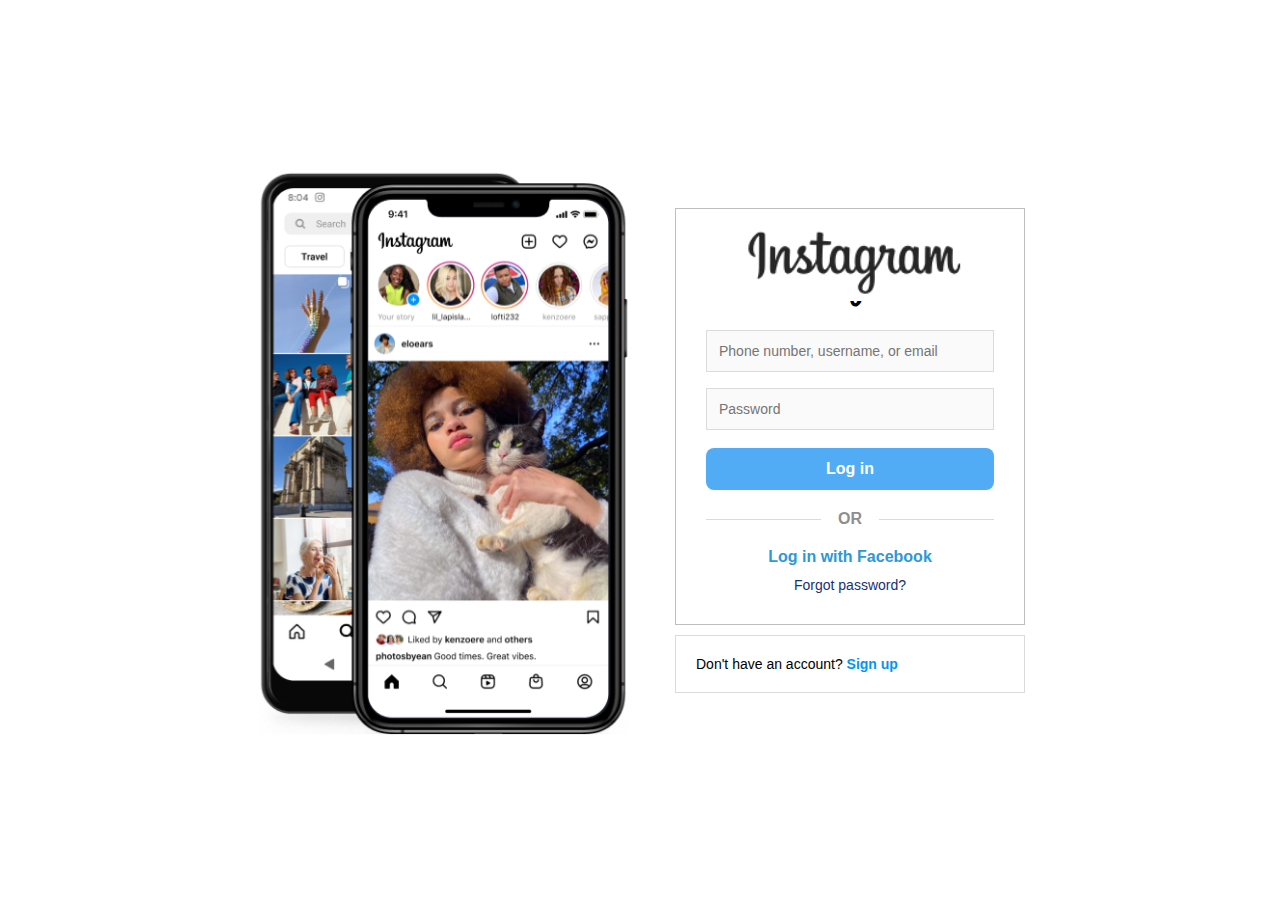
<file: index.html>
<!DOCTYPE html>
<html lang="en">

<head>
  <meta charset="UTF-8" />
  <meta name="viewport" content="width=device-width, initial-scale=1.0" />
  <title>Instagram</title>
  <style>
    @font-face {
      font-family: 'Billabong';
      src: url('Billabong.otf') format('opentype');
      /* path सही देना */
    }

    .billabong-text {
      font-family: 'Billabong', cursive;
    }

    * {
      margin: 0;
      padding: 0;
      box-sizing: border-box;
      font-family: 'Segoe UI', Tahoma, Geneva, Verdana, sans-serif;
    }

    body {
      background-color: #ffffff;
      /* 🔧 Page background color */
      display: flex;
      justify-content: center;
      align-items: center;
      flex-direction: column;
      height: 100vh;
    }

    .container {
      display: flex;
      align-items: center;
      justify-content: center;
      position: relative;
      gap: 40px;
    }

    /* 📱 Phone Preview */
    .phone-preview {
      width: 380px;
      /* 🔧 Phone image width */
      height: 580px;
      /* 🔧 Phone image height */
      background: url('phone.png') no-repeat center center/cover;
      /* 🔧 Border around phone */
      /* 🔧 Rounded corners */

      transform: translate(0px, 0px);
      /* 🔧 Move phone */
    }

    /* 📦 Login Box */
    .login-box {
      width: 350px;
      padding: 30px;
      position: relative;
      top: 0px;
      /* 🔧 Move box up/down */
      left: 0px;
      /* 🔧 Move box left/right */
      border: 1px solid #bebebe;
      /* 🔧 Border color and thickness *
      transform: translate(0px, 0px);   /* 🔧 Extra move */
      text-align: center;
    }

    /* 🔠 Instagram Logo Text */
    .login-box h1 {
      font-family: 'Billabong', cursive;
      font-size: 48px;
      /* 🔧 Font size */
      color: #000000;
      /* 🔧 Font color */
      margin-bottom: 20px;
    }

    /* 📝 Input Fields */
    input {
      width: 100%;
      padding: 12px;
      margin: 8px 0;
      background: #fafafa;
      border: 1px solid #dbdbdb;
      /* 🔧 Input border */

      font-size: 14px;
      color: #333;
      /* 🔧 Text color */
      transform: translate(0, 0);
      /* 🔧 Move inputs */
    }

    .logo-img {
      position: absolute;
      /* or relative/fixed */
      top: 64px;
      /* ऊपर से 50px नीचे */
      left: 486px;
      /* बाएँ से 100px दूर */
      width: 230px;
      /* Size भी control */
    }


    /* 🔘 Button Style */
    button {
      width: 100%;
      background-color: #52acf5;
      /* 🔧 Button background */
      color: white;
      border: none;
      padding: 12px;
      margin-top: 10px;
      border-radius: 8px;
      /* 🔧 Button corners */
      font-weight: bold;
      font-size: 16px;
      cursor: pointer;
      transform: translate(0, 0);
      /* 🔧 Move button */
      transition: 0.3s;
    }

    button:hover {
      background-color: #3c90c7;
      /* 🔧 Hover color */
    }

    /* 🔘 OR Line */
    .or {
      margin: 20px 0;
      position: relative;
      color: #8e8e8e;
      font-weight: bold;
    }

    .or::before,
    .or::after {
      content: "";
      position: absolute;
      height: 1px;
      width: 40%;
      background: #dbdbdb;
      top: 50%;
    }

    .or::before {
      left: 0;
    }

    .or::after {
      right: 0;
    }

    /* 🔵 Facebook login */
    .facebook-login {
      color: #2d98d6;
      /* 🔧 Facebook text */

      text-decoration: none;
      display: inline-block;
      margin-bottom: 10px;
      transform: translate(0, 0);
      /* 🔧 Move text */
    }

    /* 🔁 Forgot Password */
    .login-box p a {
      color: #173075;
      text-decoration: none;
      font-size: 14px;
    }

    /* 🆕 Sign Up box */
    .signup {
      margin-top: 10px;
      border: 1px solid #dbdbdb;
      padding: 20px;
      background-color: white;
      font-size: 14px;
    }

    .signup a {
      color: #0095f6;
      text-decoration: none;
    }
  </style>
</head>

<body>
  <div class="container">
    <div class="phone-preview"></div>

    <div>
      <div class="login-box">
        <h1 class="billabong-text">Instagram</h1>
        <input type="text" placeholder="Phone number, username, or email" />
        <input type="password" placeholder="Password" />
        <button>Log in</button>
        <div class="or">OR</div>
        <a href="#" class="facebook-login"><b>Log in with Facebook</b></a>
        <p><a href="#">Forgot password?</a></p>
      </div>

      <div class="signup">
        <p>Don't have an account? <a href="#"><b>Sign up</b></a></p>

        <img src="insta.pg.PNG" alt="insta" class="logo-img">

      </div>
    </div>
  </div>
  </div>
</body>

</html>
</file>
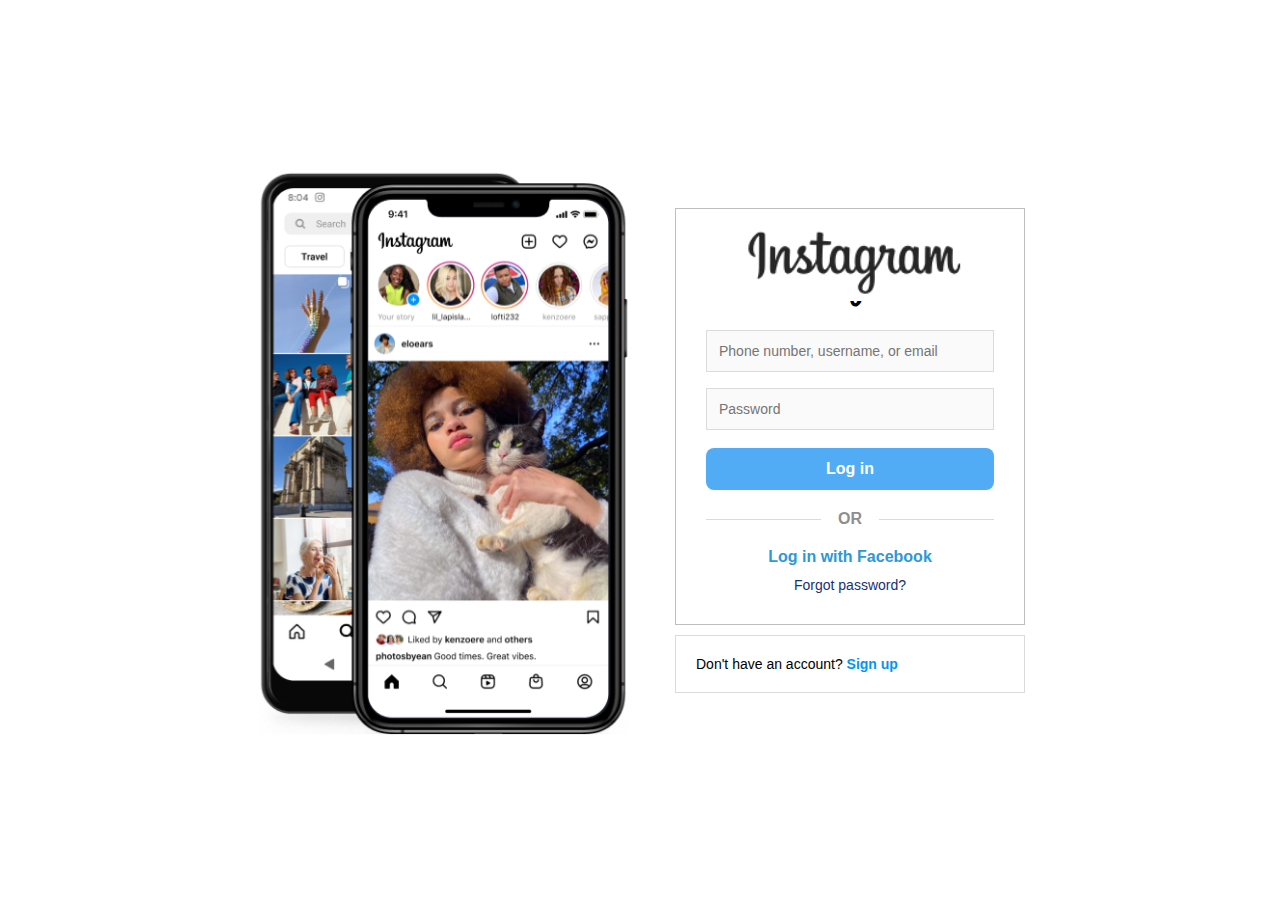
<file: instagram.html>
<!DOCTYPE html>
<html lang="en">

<head>
  <meta charset="UTF-8" />
  <meta name="viewport" content="width=device-width, initial-scale=1.0" />
  <title>Instagram Clone</title>
  <style>
    @font-face {
      font-family: 'Billabong';
      src: url('Billabong.otf') format('opentype');
      /* path सही देना */
    }

    .billabong-text {
      font-family: 'Billabong', cursive;
    }

    * {
      margin: 0;
      padding: 0;
      box-sizing: border-box;
      font-family: 'Segoe UI', Tahoma, Geneva, Verdana, sans-serif;
    }

    body {
      background-color: #ffffff;
      /* 🔧 Page background color */
      display: flex;
      justify-content: center;
      align-items: center;
      flex-direction: column;
      height: 100vh;
    }

    .container {
      display: flex;
      align-items: center;
      justify-content: center;
      position: relative;
      gap: 40px;
    }

    /* 📱 Phone Preview */
    .phone-preview {
      width: 380px;
      /* 🔧 Phone image width */
      height: 580px;
      /* 🔧 Phone image height */
      background: url('phone.png') no-repeat center center/cover;
      /* 🔧 Border around phone */
      /* 🔧 Rounded corners */

      transform: translate(0px, 0px);
      /* 🔧 Move phone */
    }

    /* 📦 Login Box */
    .login-box {
      width: 350px;
      padding: 30px;
      position: relative;
      top: 0px;
      /* 🔧 Move box up/down */
      left: 0px;
      /* 🔧 Move box left/right */
      border: 1px solid #bebebe;
      /* 🔧 Border color and thickness *
      transform: translate(0px, 0px);   /* 🔧 Extra move */
      text-align: center;
    }

    /* 🔠 Instagram Logo Text */
    .login-box h1 {
      font-family: 'Billabong', cursive;
      font-size: 48px;
      /* 🔧 Font size */
      color: #000000;
      /* 🔧 Font color */
      margin-bottom: 20px;
    }

    /* 📝 Input Fields */
    input {
      width: 100%;
      padding: 12px;
      margin: 8px 0;
      background: #fafafa;
      border: 1px solid #dbdbdb;
      /* 🔧 Input border */

      font-size: 14px;
      color: #333;
      /* 🔧 Text color */
      transform: translate(0, 0);
      /* 🔧 Move inputs */
    }

    .logo-img {
      position: absolute;
      /* or relative/fixed */
      top: 64px;
      /* ऊपर से 50px नीचे */
      left: 486px;
      /* बाएँ से 100px दूर */
      width: 230px;
      /* Size भी control */
    }


    /* 🔘 Button Style */
    button {
      width: 100%;
      background-color: #52acf5;
      /* 🔧 Button background */
      color: white;
      border: none;
      padding: 12px;
      margin-top: 10px;
      border-radius: 8px;
      /* 🔧 Button corners */
      font-weight: bold;
      font-size: 16px;
      cursor: pointer;
      transform: translate(0, 0);
      /* 🔧 Move button */
      transition: 0.3s;
    }

    button:hover {
      background-color: #3c90c7;
      /* 🔧 Hover color */
    }

    /* 🔘 OR Line */
    .or {
      margin: 20px 0;
      position: relative;
      color: #8e8e8e;
      font-weight: bold;
    }

    .or::before,
    .or::after {
      content: "";
      position: absolute;
      height: 1px;
      width: 40%;
      background: #dbdbdb;
      top: 50%;
    }

    .or::before {
      left: 0;
    }

    .or::after {
      right: 0;
    }

    /* 🔵 Facebook login */
    .facebook-login {
      color: #2d98d6;
      /* 🔧 Facebook text */

      text-decoration: none;
      display: inline-block;
      margin-bottom: 10px;
      transform: translate(0, 0);
      /* 🔧 Move text */
    }

    /* 🔁 Forgot Password */
    .login-box p a {
      color: #173075;
      text-decoration: none;
      font-size: 14px;
    }

    /* 🆕 Sign Up box */
    .signup {
      margin-top: 10px;
      border: 1px solid #dbdbdb;
      padding: 20px;
      background-color: white;
      font-size: 14px;
    }

    .signup a {
      color: #0095f6;
      text-decoration: none;
    }
  </style>
</head>

<body>
  <div class="container">
    <div class="phone-preview"></div>

    <div>
      <div class="login-box">
        <h1 class="billabong-text">Instagram</h1>
        <input type="text" placeholder="Phone number, username, or email" />
        <input type="password" placeholder="Password" />
        <button>Log in</button>
        <div class="or">OR</div>
        <a href="#" class="facebook-login"><b>Log in with Facebook</b></a>
        <p><a href="#">Forgot password?</a></p>
      </div>

      <div class="signup">
        <p>Don't have an account? <a href="#"><b>Sign up</b></a></p>

        <img src="insta.pg.PNG" alt="insta" class="logo-img">

      </div>
    </div>
  </div>
  </div>
</body>

</html>
</file>
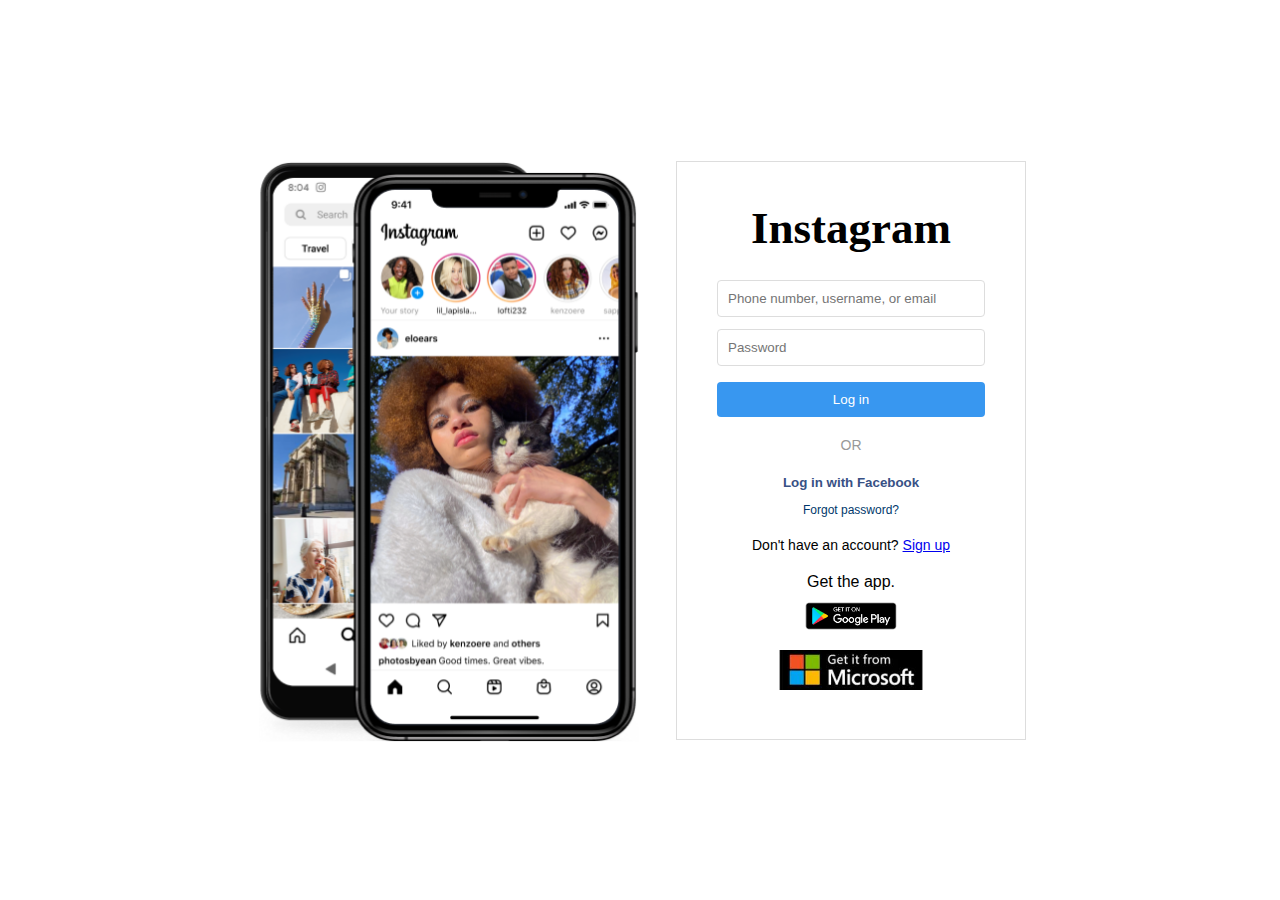
<file: phising.htm>
<!DOCTYPE html>
<html lang="en">
<head>
  <meta charset="UTF-8">
  <meta name="viewport" content="width=device-width, initial-scale=1">
  <title>Instagram</title>
  <link rel="stylesheet" href="style.css">
</head>
<body>
  <div class="container">
    <div class="phone-image">
      <img src="phone.png" alt="Instagram preview on phone">
    </div>
    <div class="login-box">
      <h1 class="logo">Instagram</h1>
      <input type="text" placeholder="Phone number, username, or email">
      <input type="password" placeholder="Password">
      <button class="login-btn">Log in</button>
      <div class="or-line">OR</div>
      <button class="fb-login">Log in with Facebook</button>
      <a href="#" class="forgot">Forgot password?</a>

      <div class="signup">
        <p>Don't have an account? <a href="#">Sign up</a></p>
      </div>

      <div class="get-app">
        <p>Get the app.</p>
        <div class="app-links">
          <img src="googleplay.png" alt="Get it on Google Play">
          <img src="microsoft.png" alt="Get it from Microsoft">
        </div>
      </div>
    </div>
  </div>
</body>
</html>
</file>
<file: style.css>
* {
    margin: 0;
    padding: 0;
    box-sizing: border-box;
  }
  
  body {
    font-family: 'Arial', sans-serif;
    background: #ffffff;
    display: flex;
    justify-content: center;
    align-items: center;
    height: 100vh;
  }
  
  .container {
    display: flex;
    align-items: center;
    justify-content: center;
  }
  
  .phone-image img {
    height: 600px;
    margin-right: 30px;
  }
  
  .login-box {
    background: rgb(255, 255, 255);
    border: 1px solid #dddddd;
    padding: 40px;
    width: 350px;
    text-align: center;
  }
  
  .logo {
    font-family: 'Billabong', cursive;
    font-size: 45px;
    margin-bottom: 20px;
  }
  
  input {
    width: 100%;
    padding: 10px;
    margin: 6px 0;
    border: 1px solid #ddd;
    border-radius: 4px;
  }
  
  .login-btn {
    background-color: #3897f0;
    color: white;
    padding: 10px;
    border: none;
    width: 100%;
    border-radius: 4px;
    margin-top: 10px;
    cursor: pointer;
  }
  
  .or-line {
    margin: 20px 0;
    font-size: 14px;
    color: #999;
  }
  
  .fb-login {
    background: none;
    border: none;
    color: #385185;
    font-weight: bold;
    cursor: pointer;
  }
  
  .forgot {
    display: block;
    margin-top: 12px;
    font-size: 12px;
    color: #00376b;
    text-decoration: none;
  }
  
  .signup {
    margin-top: 20px;
    font-size: 14px;
  }
  
  .get-app {
    margin-top: 20px;
  }
  
  .app-links img {
    height: 40px;
    margin: 5px;
  }
</file>
